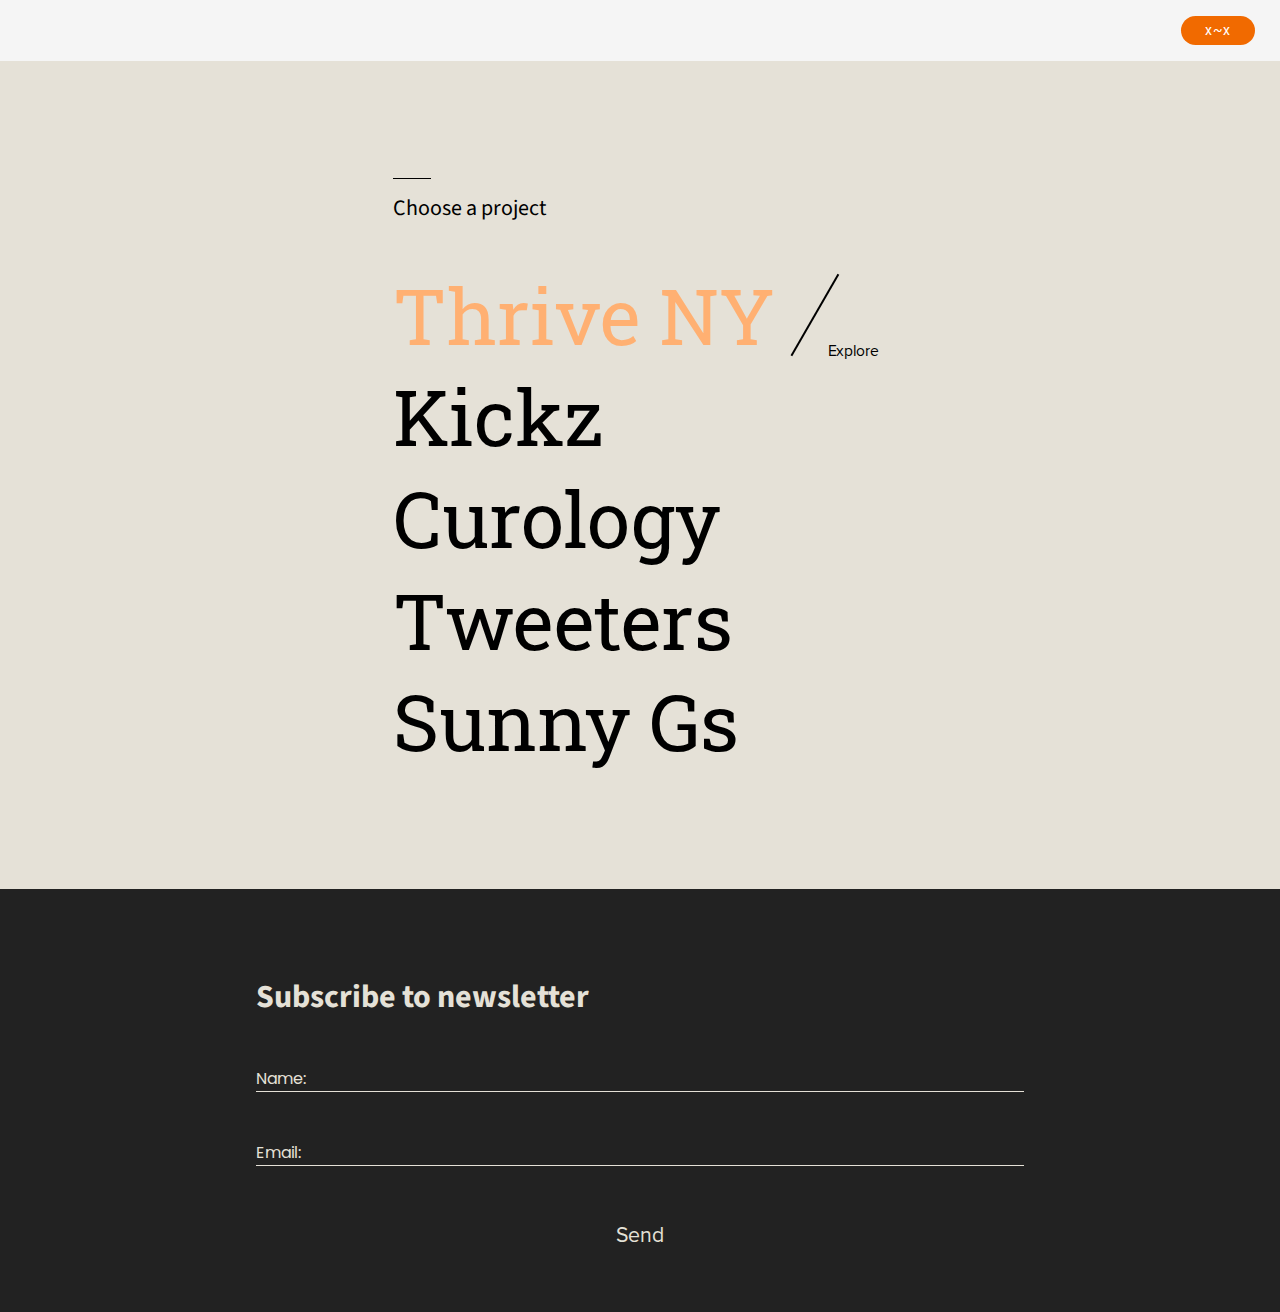
<file: index.html>
<!DOCTYPE html>
<html lang="en">
  <head>
    <meta charset="UTF-8" />
    <meta http-equiv="X-UA-Compatible" content="IE=edge" />
    <meta name="viewport" content="width=device-width, initial-scale=1.0" />

    <title>Portfolio</title>

    <link rel="preconnect" href="https://fonts.googleapis.com" />
    <link rel="preconnect" href="https://fonts.gstatic.com" crossorigin />
    <link
      href="https://fonts.googleapis.com/css2?family=Poppins:wght@300&family=Roboto&family=Roboto+Slab:wght@700&family=Source+Sans+Pro&display=swap"
      rel="preload"
      as="font"
      onload="this.onload=null;this.rel='stylesheet'"
    />
    <link type="text/css" href="style.css" rel="stylesheet" />

    <script type="text/javascript" src="app.js" defer></script>
  </head>

  <body>
    <header class="bar">
      <a class="logo" href="/">x~x</a>
    </header>

    <section>
      <nav class="projects">
        <span class="line"></span>
        <p>Choose a project</p>

        <button
          id="Thrive-NY"
          class="project is-hovered"
          onclick="onClick(event)"
        >
          Thrive NY
          <div class="hovered">
            <span class="slash"></span
            ><a class="link" href="/thrive-ny.html">Explore</a>
          </div>
        </button>
        <button id="Kickz" class="project" onclick="onClick(event)">
          Kickz
        </button>
        <button id="Curology" class="project" onclick="onClick(event)">
          Curology
        </button>
        <button id="Tweeters" class="project" onclick="onClick(event)">
          Tweeters
        </button>
        <button id="Sunny-Gs" class="project" onclick="onClick(event)">
          Sunny Gs
        </button>
      </nav>
    </section>

    <form class="subscribe" onsubmit="onSubmit(event)">
      <h1>Subscribe to newsletter</h1>

      <label for="input-name">
        Name:
        <input type="text" id="input-name" name="name" />
      </label>
      <label for="input-email">
        Email:
        <input type="text" id="input-email" name="email" />
      </label>

      <button type="submit">Send</button>
    </form>
  </body>
</html>
</file>
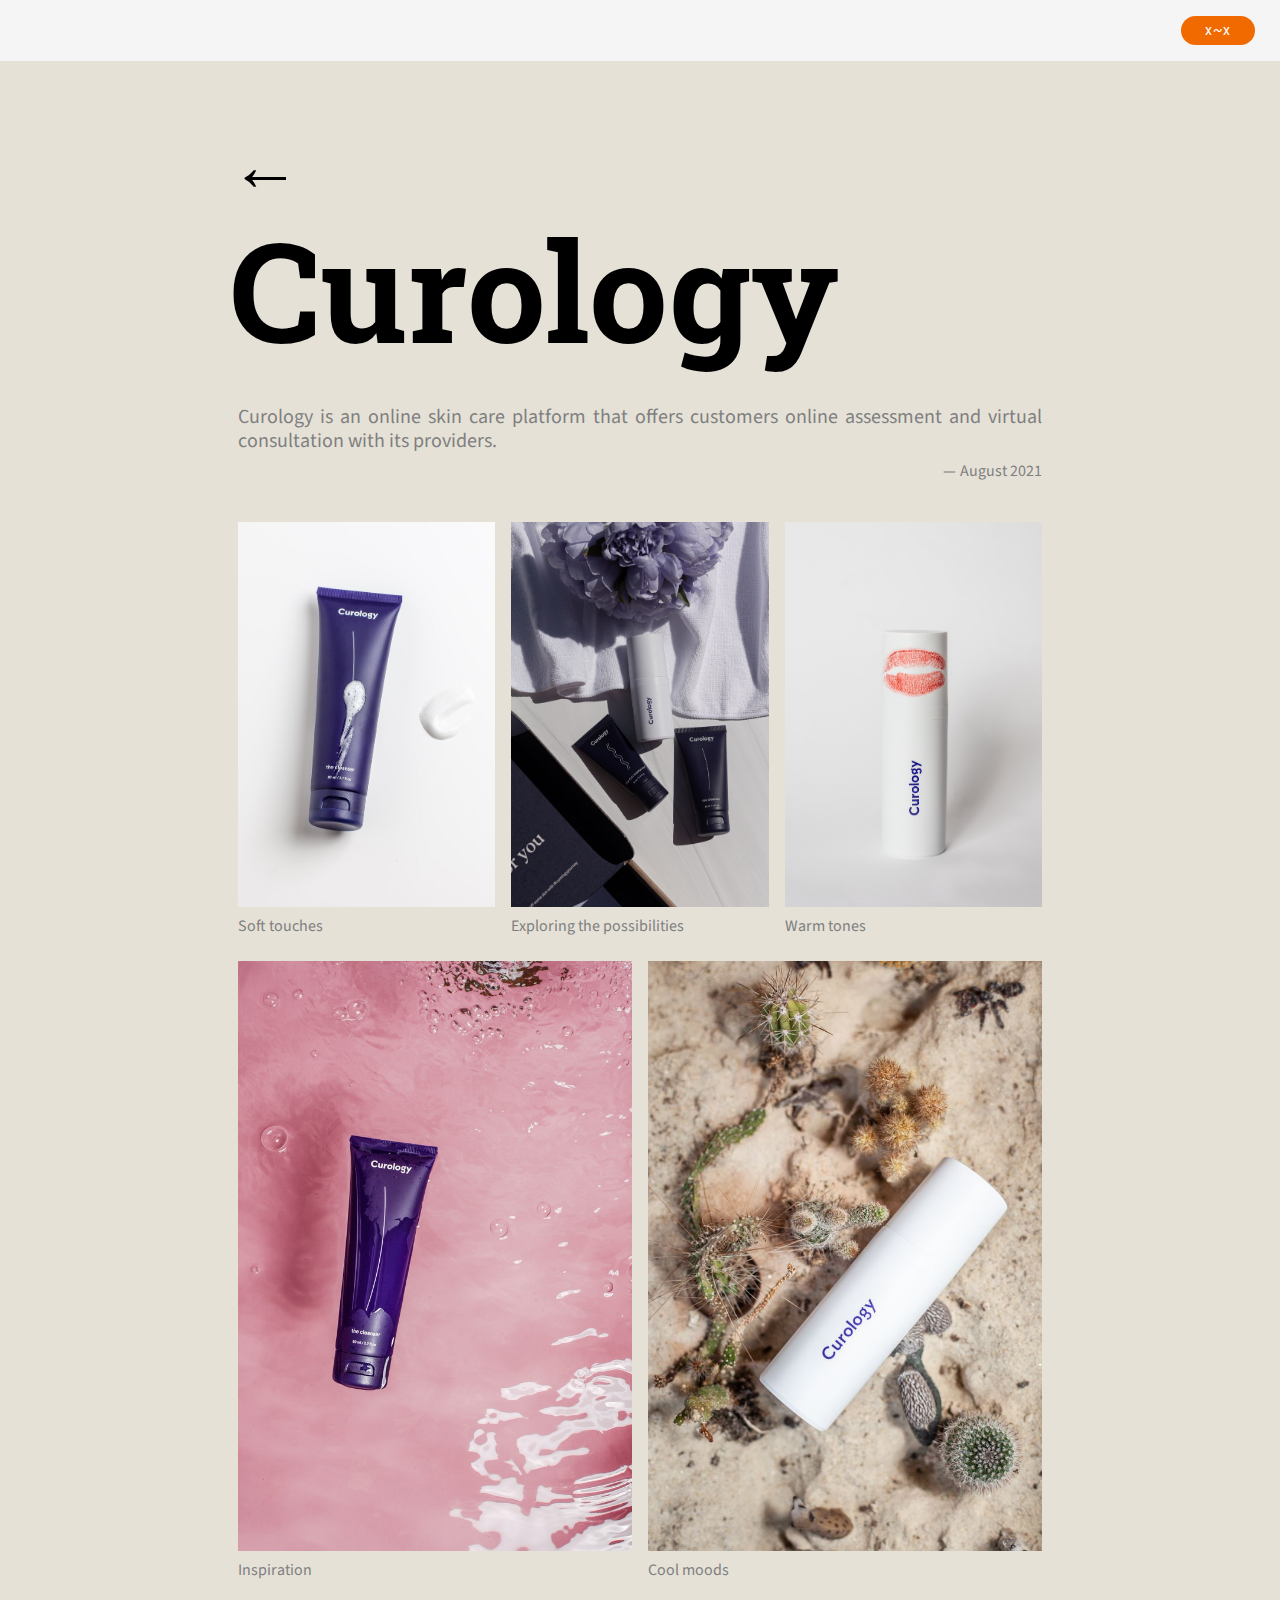
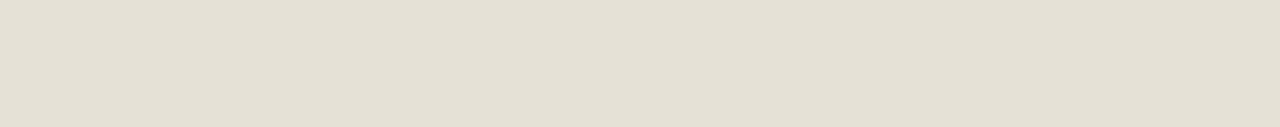
<file: curology.html>
<!DOCTYPE html>
<html lang="en">
  <head>
    <meta charset="UTF-8" />
    <meta http-equiv="X-UA-Compatible" content="IE=edge" />
    <meta name="viewport" content="width=device-width, initial-scale=1.0" />

    <title>Curology</title>

    <link
      rel="preconnect"
      href="https://fonts.googleapis.com"
      media="print"
      onload="this.media='all'"
    />
    <link
      rel="preconnect"
      href="https://fonts.gstatic.com"
      crossorigin
      media="print"
      onload="this.media='all'"
    />
    <link
      href="https://fonts.googleapis.com/css2?family=Roboto&display=swap"
      rel="preload"
      as="font"
      onload="this.onload=null;this.rel='stylesheet'"
    />
    <link
      href="https://fonts.googleapis.com/css2?family=Roboto+Slab:wght@700&display=swap"
      rel="preload"
      as="font"
      onload="this.onload=null;this.rel='stylesheet'"
    />
    <link
      href="https://fonts.googleapis.com/css2?family=Source+Sans+Pro&display=swap"
      rel="preload"
      as="font"
      onload="this.onload=null;this.rel='stylesheet'"
    />
    <link type="text/css" rel="stylesheet" href="/source/page.css" />
  </head>

  <body>
    <header class="bar">
      <a class="logo" href="/">x~x</a>
    </header>

    <article class="content">
      <header class="title">
        <a href="/">←</a>
        <h1>Curology</h1>
      </header>

      <p class="description">
        Curology is an online skin care platform that offers customers online
        assessment and virtual consultation with its providers.

        <span class="date">August 2021</span>
      </p>

      <ul class="artworks">
        <li class="artwork">
          <img
            src="/public/images/curology/artwork-1.jpeg"
            alt="Soft touches"
          />
          <p>Soft touches</p>
        </li>
        <li class="artwork">
          <img
            src="/public/images/curology/artwork-2.jpeg"
            alt="Exploring the possibilities"
          />
          <p>Exploring the possibilities</p>
        </li>
        <li class="artwork">
          <img src="/public/images/curology/artwork-3.jpeg" alt="Warm tones" />
          <p>Warm tones</p>
        </li>
        <li class="artwork">
          <img src="/public/images/curology/artwork-4.jpeg" alt="Inspiration" />
          <p>Inspiration</p>
        </li>
        <li class="artwork">
          <img src="/public/images/curology/artwork-5.jpeg" alt="Cool moods" />
          <p>Cool moods</p>
        </li>
      </ul>
    </article>
  </body>
</html>
</file>
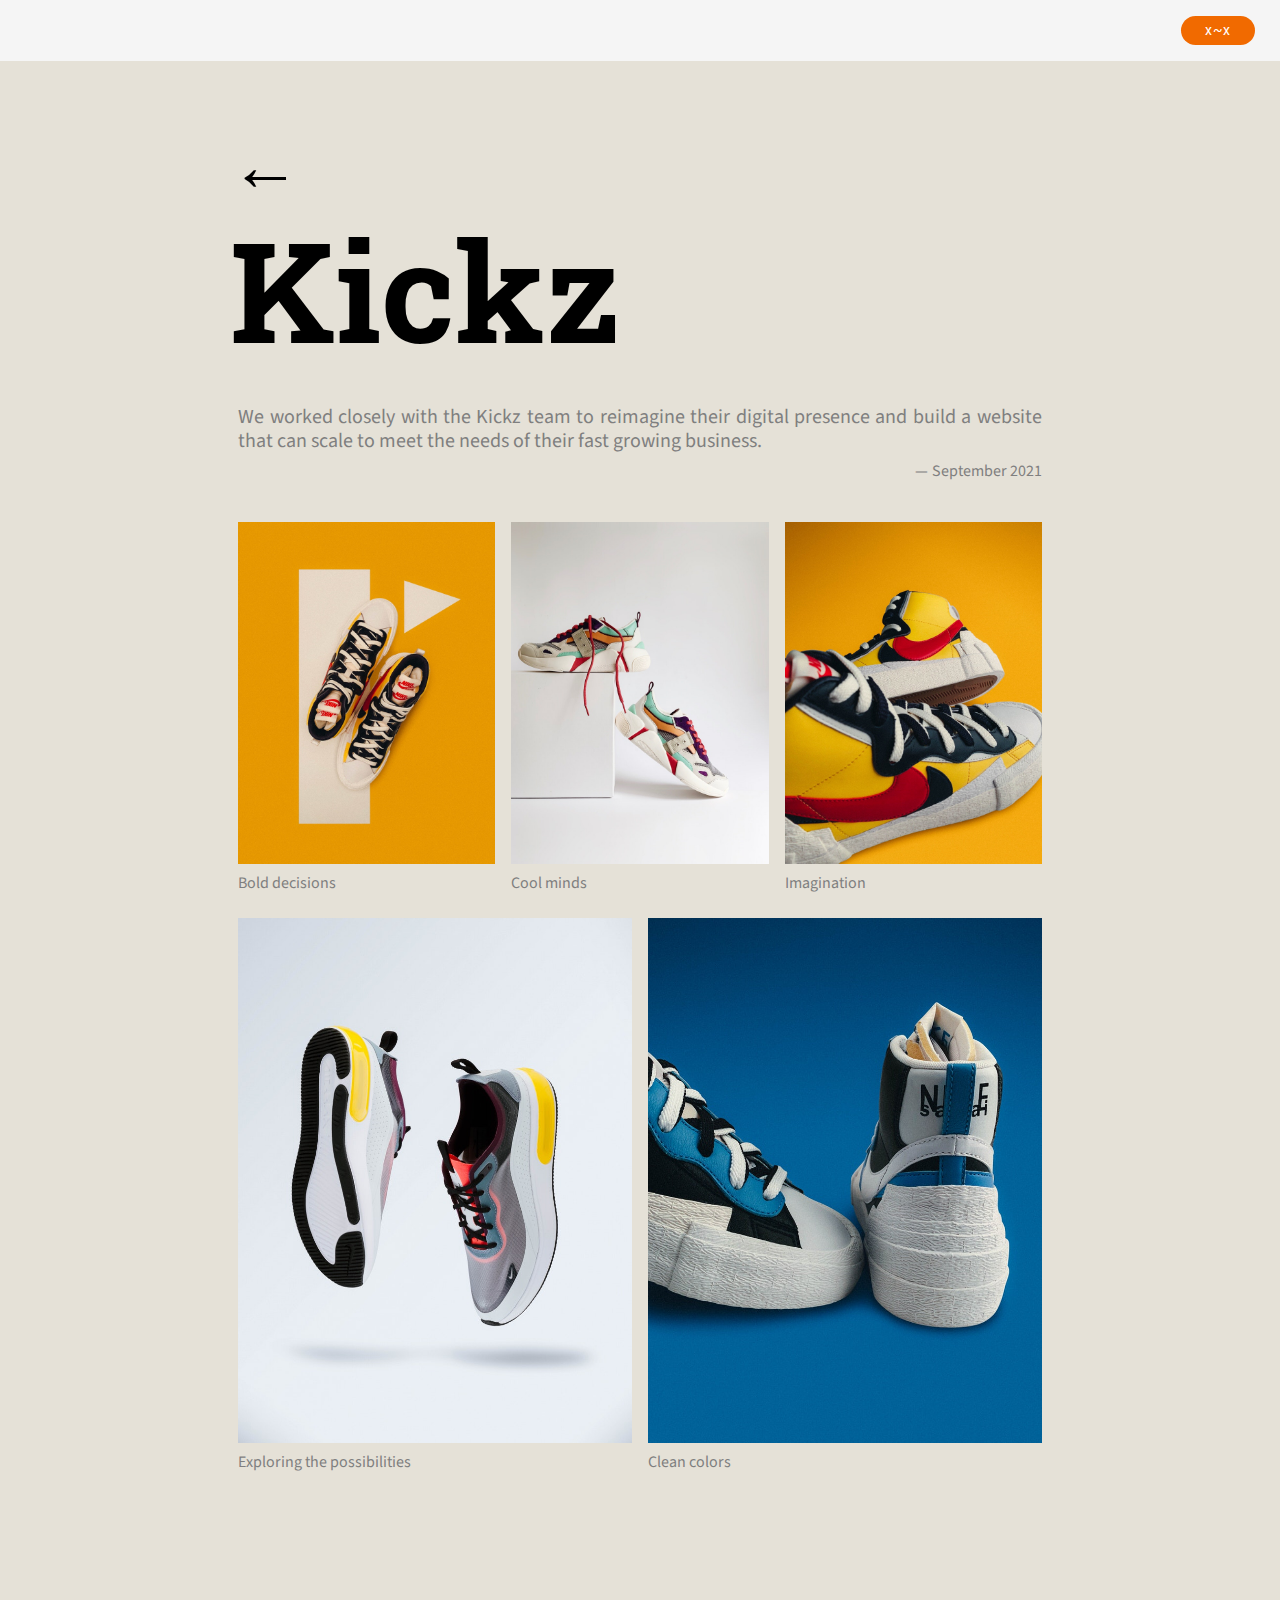
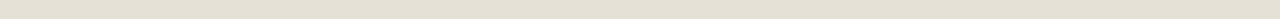
<file: kickz.html>
<!DOCTYPE html>
<html lang="en">
  <head>
    <meta charset="UTF-8" />
    <meta http-equiv="X-UA-Compatible" content="IE=edge" />
    <meta name="viewport" content="width=device-width, initial-scale=1.0" />

    <title>Kickz</title>

    <link
      rel="preconnect"
      href="https://fonts.googleapis.com"
      media="print"
      onload="this.media='all'"
    />
    <link
      rel="preconnect"
      href="https://fonts.gstatic.com"
      crossorigin
      media="print"
      onload="this.media='all'"
    />
    <link
      href="https://fonts.googleapis.com/css2?family=Roboto&display=swap"
      rel="preload"
      as="font"
      onload="this.onload=null;this.rel='stylesheet'"
    />
    <link
      href="https://fonts.googleapis.com/css2?family=Roboto+Slab:wght@700&display=swap"
      rel="preload"
      as="font"
      onload="this.onload=null;this.rel='stylesheet'"
    />
    <link
      href="https://fonts.googleapis.com/css2?family=Source+Sans+Pro&display=swap"
      rel="preload"
      as="font"
      onload="this.onload=null;this.rel='stylesheet'"
    />
    <link type="text/css" rel="stylesheet" href="/source/page.css" />
  </head>

  <body>
    <header class="bar">
      <a class="logo" href="/">x~x</a>
    </header>

    <article class="content">
      <header class="title">
        <a href="/">←</a>
        <h1>Kickz</h1>
      </header>

      <p class="description">
        We worked closely with the Kickz team to reimagine their digital
        presence and build a website that can scale to meet the needs of their
        fast growing business.

        <span class="date">September 2021</span>
      </p>

      <ul class="artworks">
        <li class="artwork">
          <img src="/public/images/kickz/artwork-1.jpeg" alt="Bold decisions" />
          <p>Bold decisions</p>
        </li>
        <li class="artwork">
          <img src="/public/images/kickz/artwork-2.jpeg" alt="Cool minds" />
          <p>Cool minds</p>
        </li>
        <li class="artwork">
          <img src="/public/images/kickz/artwork-3.jpeg" alt="Imagination" />
          <p>Imagination</p>
        </li>
        <li class="artwork">
          <img
            src="/public/images/kickz/artwork-4.jpeg"
            alt="Exploring the possibilities"
          />
          <p>Exploring the possibilities</p>
        </li>
        <li class="artwork">
          <img src="/public/images/kickz/artwork-5.jpeg" alt="Clean colors" />
          <p>Clean colors</p>
        </li>
      </ul>
    </article>
  </body>
</html>
</file>
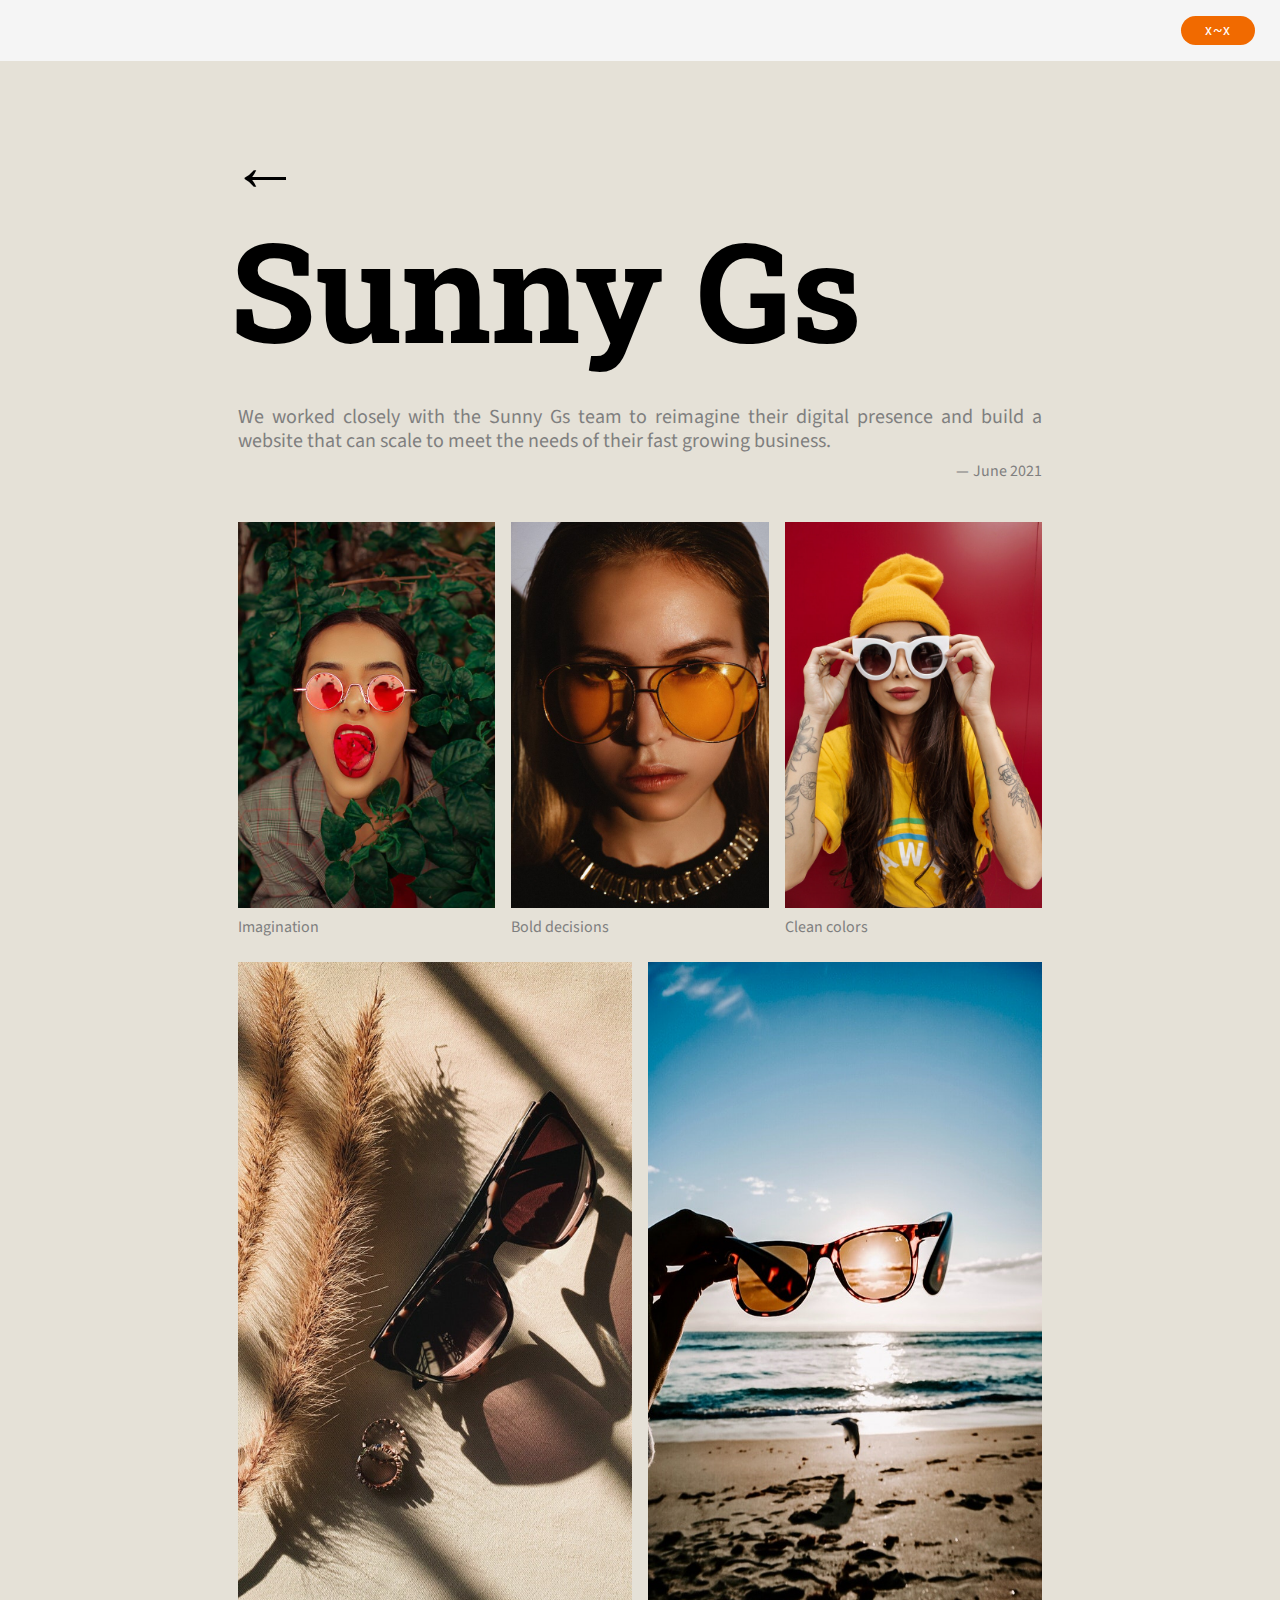
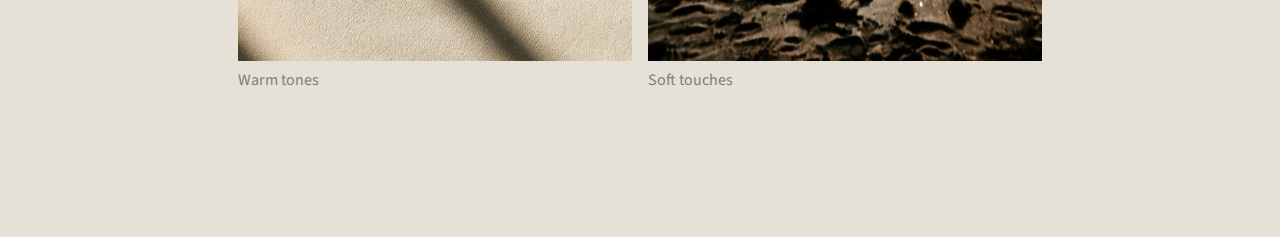
<file: sunny-gs.html>
<!DOCTYPE html>
<html lang="en">
  <head>
    <meta charset="UTF-8" />
    <meta http-equiv="X-UA-Compatible" content="IE=edge" />
    <meta name="viewport" content="width=device-width, initial-scale=1.0" />

    <title>Sunny Gs</title>

    <link
      rel="preconnect"
      href="https://fonts.googleapis.com"
      media="print"
      onload="this.media='all'"
    />
    <link
      rel="preconnect"
      href="https://fonts.gstatic.com"
      crossorigin
      media="print"
      onload="this.media='all'"
    />
    <link
      href="https://fonts.googleapis.com/css2?family=Roboto&display=swap"
      rel="preload"
      as="font"
      onload="this.onload=null;this.rel='stylesheet'"
    />
    <link
      href="https://fonts.googleapis.com/css2?family=Roboto+Slab:wght@700&display=swap"
      rel="preload"
      as="font"
      onload="this.onload=null;this.rel='stylesheet'"
    />
    <link
      href="https://fonts.googleapis.com/css2?family=Source+Sans+Pro&display=swap"
      rel="preload"
      as="font"
      onload="this.onload=null;this.rel='stylesheet'"
    />
    <link type="text/css" rel="stylesheet" href="/source/page.css" />
  </head>

  <body>
    <header class="bar">
      <a class="logo" href="/">x~x</a>
    </header>

    <article class="content">
      <header class="title">
        <a href="/">←</a>
        <h1>Sunny Gs</h1>
      </header>

      <p class="description">
        We worked closely with the Sunny Gs team to reimagine their digital
        presence and build a website that can scale to meet the needs of their
        fast growing business.

        <span class="date">June 2021</span>
      </p>

      <ul class="artworks">
        <li class="artwork">
          <img src="/public/images/sunny-gs/artwork-1.jpeg" alt="Imagination" />
          <p>Imagination</p>
        </li>
        <li class="artwork">
          <img
            src="/public/images/sunny-gs/artwork-2.jpeg"
            alt="Bold decisions"
          />
          <p>Bold decisions</p>
        </li>
        <li class="artwork">
          <img
            src="/public/images/sunny-gs/artwork-3.jpeg"
            alt="Clean colors"
          />
          <p>Clean colors</p>
        </li>
        <li class="artwork">
          <img src="/public/images/sunny-gs/artwork-4.jpeg" alt="Warm tones" />
          <p>Warm tones</p>
        </li>
        <li class="artwork">
          <img
            src="/public/images/sunny-gs/artwork-5.jpeg"
            alt="Soft touches"
          />
          <p>Soft touches</p>
        </li>
      </ul>
    </article>
  </body>
</html>
</file>
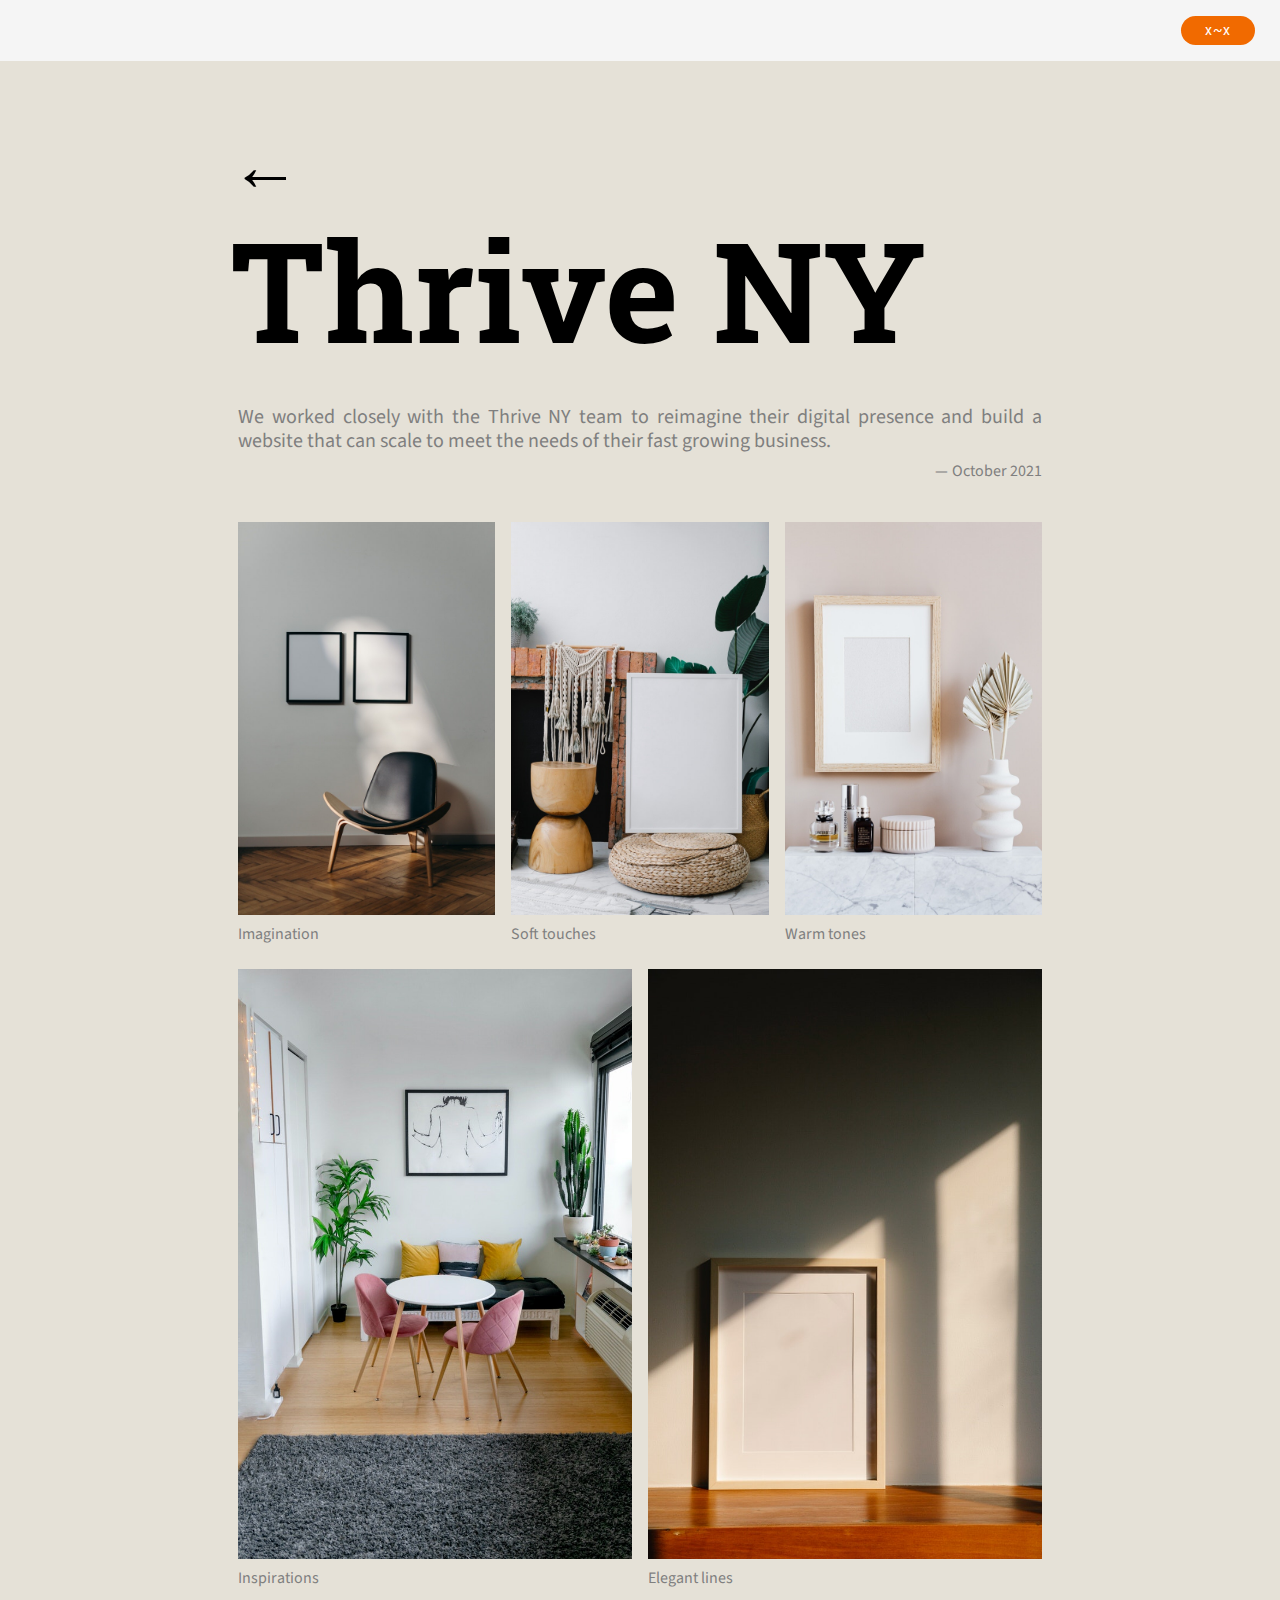
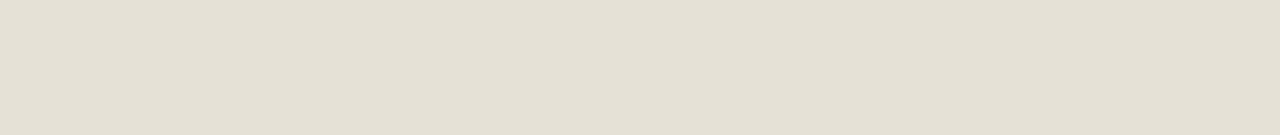
<file: thrive-ny.html>
<!DOCTYPE html>
<html lang="en">
  <head>
    <meta charset="UTF-8" />
    <meta http-equiv="X-UA-Compatible" content="IE=edge" />
    <meta name="viewport" content="width=device-width, initial-scale=1.0" />

    <title>Thrive NY</title>

    <link
      rel="preconnect"
      href="https://fonts.googleapis.com"
      media="print"
      onload="this.media='all'"
    />
    <link
      rel="preconnect"
      href="https://fonts.gstatic.com"
      crossorigin
      media="print"
      onload="this.media='all'"
    />
    <link
      href="https://fonts.googleapis.com/css2?family=Roboto&display=swap"
      rel="preload"
      as="font"
      onload="this.onload=null;this.rel='stylesheet'"
    />
    <link
      href="https://fonts.googleapis.com/css2?family=Roboto+Slab:wght@700&display=swap"
      rel="preload"
      as="font"
      onload="this.onload=null;this.rel='stylesheet'"
    />
    <link
      href="https://fonts.googleapis.com/css2?family=Source+Sans+Pro&display=swap"
      rel="preload"
      as="font"
      onload="this.onload=null;this.rel='stylesheet'"
    />
    <link type="text/css" rel="stylesheet" href="/source/page.css" />
  </head>

  <body>
    <header class="bar">
      <a class="logo" href="/">x~x</a>
    </header>

    <article class="content">
      <header class="title">
        <a href="/">←</a>
        <h1>Thrive NY</h1>
      </header>

      <p class="description">
        We worked closely with the Thrive NY team to reimagine their digital
        presence and build a website that can scale to meet the needs of their
        fast growing business.

        <span class="date">October 2021</span>
      </p>

      <ul class="artworks">
        <li class="artwork">
          <img
            src="/public/images/thrive-ny/artwork-1.jpeg"
            alt="Imagination"
          />
          <p>Imagination</p>
        </li>
        <li class="artwork">
          <img
            src="/public/images/thrive-ny/artwork-2.jpeg"
            alt="Soft touches"
          />
          <p>Soft touches</p>
        </li>
        <li class="artwork">
          <img src="/public/images/thrive-ny/artwork-3.jpeg" alt="Warm tones" />
          <p>Warm tones</p>
        </li>
        <li class="artwork">
          <img
            src="/public/images/thrive-ny/artwork-4.jpeg"
            alt="Inspirations"
          />
          <p>Inspirations</p>
        </li>
        <li class="artwork">
          <img
            src="/public/images/thrive-ny/artwork-5.jpeg"
            alt="Elegant lines"
          />
          <p>Elegant lines</p>
        </li>
      </ul>
    </article>
  </body>
</html>
</file>
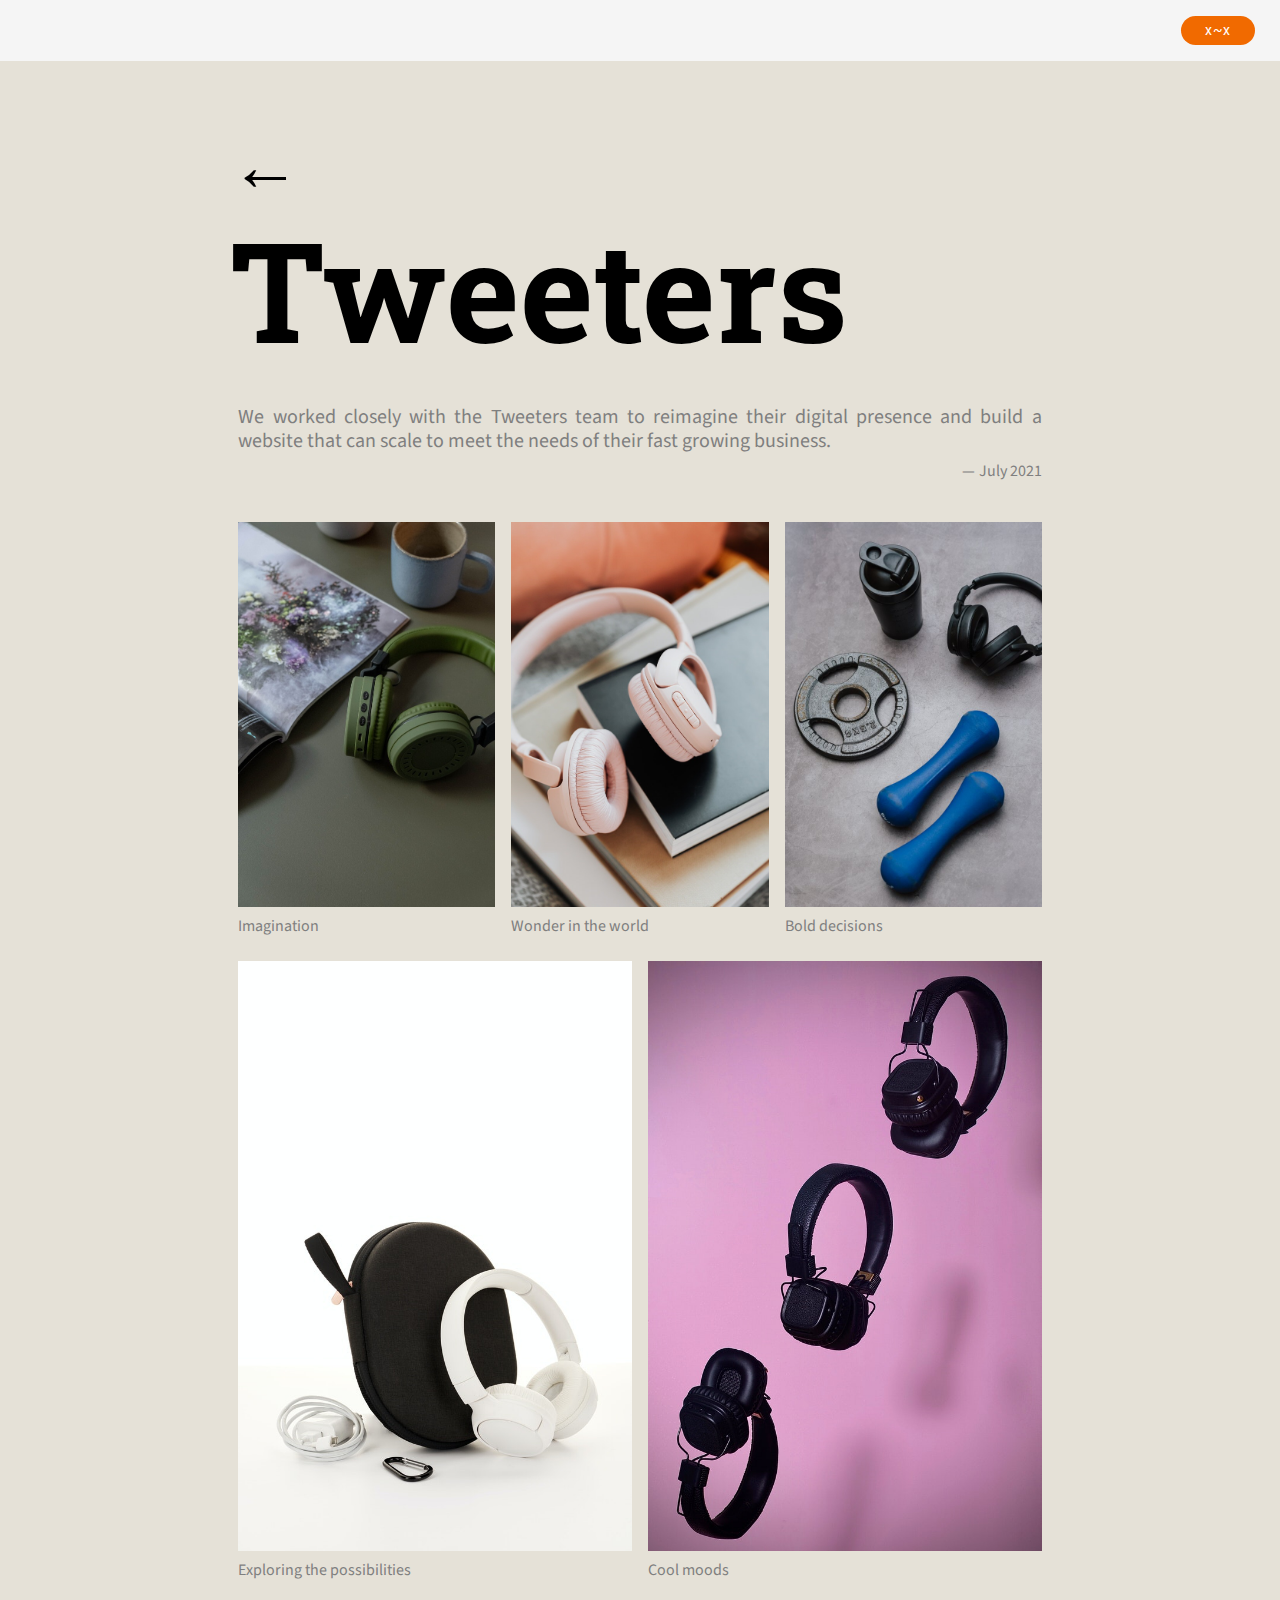
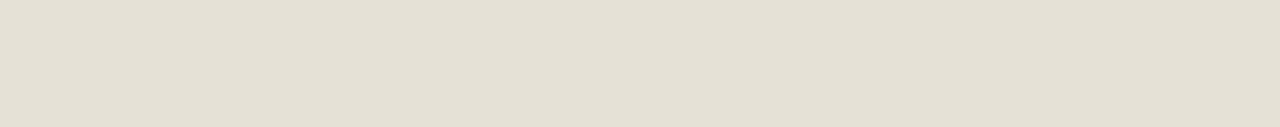
<file: tweeters.html>
<!DOCTYPE html>
<html lang="en">
  <head>
    <meta charset="UTF-8" />
    <meta http-equiv="X-UA-Compatible" content="IE=edge" />
    <meta name="viewport" content="width=device-width, initial-scale=1.0" />

    <title>Tweeters</title>

    <link
      rel="preconnect"
      href="https://fonts.googleapis.com"
      media="print"
      onload="this.media='all'"
    />
    <link
      rel="preconnect"
      href="https://fonts.gstatic.com"
      crossorigin
      media="print"
      onload="this.media='all'"
    />
    <link
      href="https://fonts.googleapis.com/css2?family=Roboto&display=swap"
      rel="preload"
      as="font"
      onload="this.onload=null;this.rel='stylesheet'"
    />
    <link
      href="https://fonts.googleapis.com/css2?family=Roboto+Slab:wght@700&display=swap"
      rel="preload"
      as="font"
      onload="this.onload=null;this.rel='stylesheet'"
    />
    <link
      href="https://fonts.googleapis.com/css2?family=Source+Sans+Pro&display=swap"
      rel="preload"
      as="font"
      onload="this.onload=null;this.rel='stylesheet'"
    />
    <link type="text/css" rel="stylesheet" href="/source/page.css" />
  </head>

  <body>
    <header class="bar">
      <a class="logo" href="/">x~x</a>
    </header>

    <article class="content">
      <header class="title">
        <a href="/">←</a>
        <h1>Tweeters</h1>
      </header>

      <p class="description">
        We worked closely with the Tweeters team to reimagine their digital
        presence and build a website that can scale to meet the needs of their
        fast growing business.

        <span class="date">July 2021</span>
      </p>

      <ul class="artworks">
        <li class="artwork">
          <img src="/public/images/tweeters/artwork-1.jpeg" alt="Imagination" />
          <p>Imagination</p>
        </li>
        <li class="artwork">
          <img
            src="/public/images/tweeters/artwork-2.jpeg"
            alt="Wonder in the world"
          />
          <p>Wonder in the world</p>
        </li>
        <li class="artwork">
          <img
            src="/public/images/tweeters/artwork-3.jpeg"
            alt="Bold decisions"
          />
          <p>Bold decisions</p>
        </li>
        <li class="artwork">
          <img
            src="/public/images/tweeters/artwork-4.jpeg"
            alt="Exploring the possibilities"
          />
          <p>Exploring the possibilities</p>
        </li>
        <li class="artwork">
          <img src="/public/images/tweeters/artwork-5.jpeg" alt="Cool moods" />
          <p>Cool moods</p>
        </li>
      </ul>
    </article>
  </body>
</html>
</file>
<file: style.css>
/* ! import css style from another folder */
@import url("/source/default.css");

body > section {
  display: flex;
  justify-content: center;
  width: 100%;
  background: #e5e1d7;
  padding: 60px 0;
  min-height: 92vh;
}
body > section * {
  display: flex;
}

.projects {
  flex-direction: column;
  justify-content: center;
  width: 494px;
}
.projects > span {
  height: 1px;
  width: 38px;
  background: black;
}
.projects > p {
  all: unset;
  font-family: Source Sans Pro, Arial, sans-serif;
  font-size: 22px;
  margin: 13px 0 40px;
}
/* ! adapting to reponsive layout */
@media (max-width: 684px) {
  .projects {
    width: 374px;
  }
}
@media (max-width: 478px) {
  .projects {
    width: 264px;
  }
}
@media (max-width: 378px) {
  .projects {
    width: 164px;
  }
  .projects > p {
    font-size: 18px;
  }
}

.project {
  font-family: Roboto Slab, Arial, sans-serif;
  font-size: 78px;
  color: black;
  margin: 4px 0;
  line-height: 1.2;
  align-items: center;
}
@media (max-width: 684px) {
  .project {
    font-size: 58px;
  }
}
@media (max-width: 478px) {
  .project {
    line-height: unset;
    font-size: 38px;
  }
}
@media (max-width: 378px) {
  .project {
    font-size: 22px;
    margin: 5px 0;
  }
}

.project.is-hovered,
.project:hover,
.project > .hovered > .link:hover {
  color: #ffb072;
}
.project > .hovered {
  flex: 1;
  align-self: flex-start;
  padding-left: 0.5em;
  height: 100%;
}
.project > .hovered:hover {
  cursor: auto;
}
.project > .hovered > .slash {
  background: black;
  transform: rotate(30deg);
  width: 2px;
  font-family: Poppins, Arial, sans-serif;
}

/* ! Using uploaded font */

/* * 1st: check if the user has font installed on machine with possible naming -> local("Proxima Nova Regular") or local("ProximaNova-Regular") */
/* * 2nd: if not installed use uploaded font from "public" folder */

@font-face {
  font-family: Proxima Nova;
  src: local("Proxima Nova Regular"), local("ProximaNova-Regular"),
    url("/public/fonts/ProximaNova-Regular.woff") format("woff");
  font-weight: normal;
  font-style: normal;
  font-display: swap;
}

.project > .hovered > .link {
  font-family: Proxima Nova, Arial, sans-serif;
  font-size: 0.2em;
  align-self: flex-end;
  color: black;
  margin-left: 0.8em;
}

.subscribe {
  display: flex;
  flex-direction: column;
  background: #222222;
  padding: 4rem 20%;
  width: 100%;
  color: #e5e1d7;
  align-items: center;
}

/* ! sets all elements in the subscribe element, excluding the subscribe element itself */
.subscribe * {
  display: flex;
}

.subscribe > h1 {
  font-family: Source Sans Pro;
  align-self: flex-start;
}
.subscribe > label {
  font-family: Poppins;
  width: 100%;
  margin: 1.5rem;
  border-bottom: #e5e1d7 solid 1px;
}
.subscribe > label > input {
  all: unset;
  flex: 1;
  margin-left: 0.5rem;
  padding-left: 0.5rem;
}
.subscribe > button {
  margin-top: 2rem;
  font-size: 1.33rem;
}
.subscribe > button:hover {
  color: rgba(229, 225, 215, 0.7);
}
.subscribe > button,
.subscribe > label > input {
  font-family: Proxima Nova, Arial, sans-serif;
}
@media (max-width: 684px) {
  .subscribe > h1 {
    font-size: 28px;
  }
}
@media (max-width: 580px) {
  .subscribe > h1 {
    font-size: 18px;
  }
}
@media (max-width: 389px) {
  .subscribe {
    font-size: 16px;
  }
}
@media (max-width: 351px) {
  .subscribe {
    font-size: 14px;
  }
}
</file>
<file: source/page.css>
@import url("/source/default.css");

.content {
  padding: 60px 18% 130px;
  width: 100%;
  display: flex;
  flex-direction: column;
  background: #e5e1d7;
}
.content * {
  display: flex;
}

.title {
  flex-direction: column;
  font-family: Roboto Slab, Arial, sans-serif;
  font-size: 70px;
  line-height: 1.2;
}
.title > h1 {
  margin: 0;
}
@media (max-width: 578px) {
  .title {
    font-size: 50px;
  }
}
@media (max-width: 478px) {
  .title {
    line-height: unset;
    font-size: 30px;
  }
}
@media (max-width: 378px) {
  .title {
    font-size: 26px;
  }
}

.description,
.artwork {
  color: #7f7f7f;
  font-family: Source Sans Pro, Arial, sans-serif;
}
.description > .date,
.artwork {
  font-size: 16px;
}

.description {
  font-size: 20px;
  line-height: 1.2;
  margin: 2rem 0;
  position: relative;
  padding: 0 0.5rem 0;
  text-align: justify;
  flex-direction: column;
}
.description > .date {
  padding-top: 0.6rem;
  align-self: flex-end;
}

/* ! pseudo selectors can be used to append a simple item without HTML */

/* *1 :before -> appends item before the children inside element with className="date" (while within the parent element with className="description") */
/* *2 :after -> appends item after the children inside element... */
.description > .date::before {
  content: "—";
  margin-right: 0.2rem;
}

.artworks {
  /* ! prevent each artwork (or child element) from squashing into a single row as the device's width changes */
  flex-wrap: wrap; 
}

.artwork {
  flex-direction: column;
  width: 30%;
  margin: 0.5rem;

  /* ! allows element to fill in the remaining available space, regarless of the width=30% as the device's width changes */
  flex-grow: 1;
}
.artwork > img {
  width: 100%;
  height: 100%;
}
.artwork > p {
  margin: 0.5rem 0;
}
@media (max-width: 478px) {
  .artwork {
    width: 100%;
  }
}
</file>
